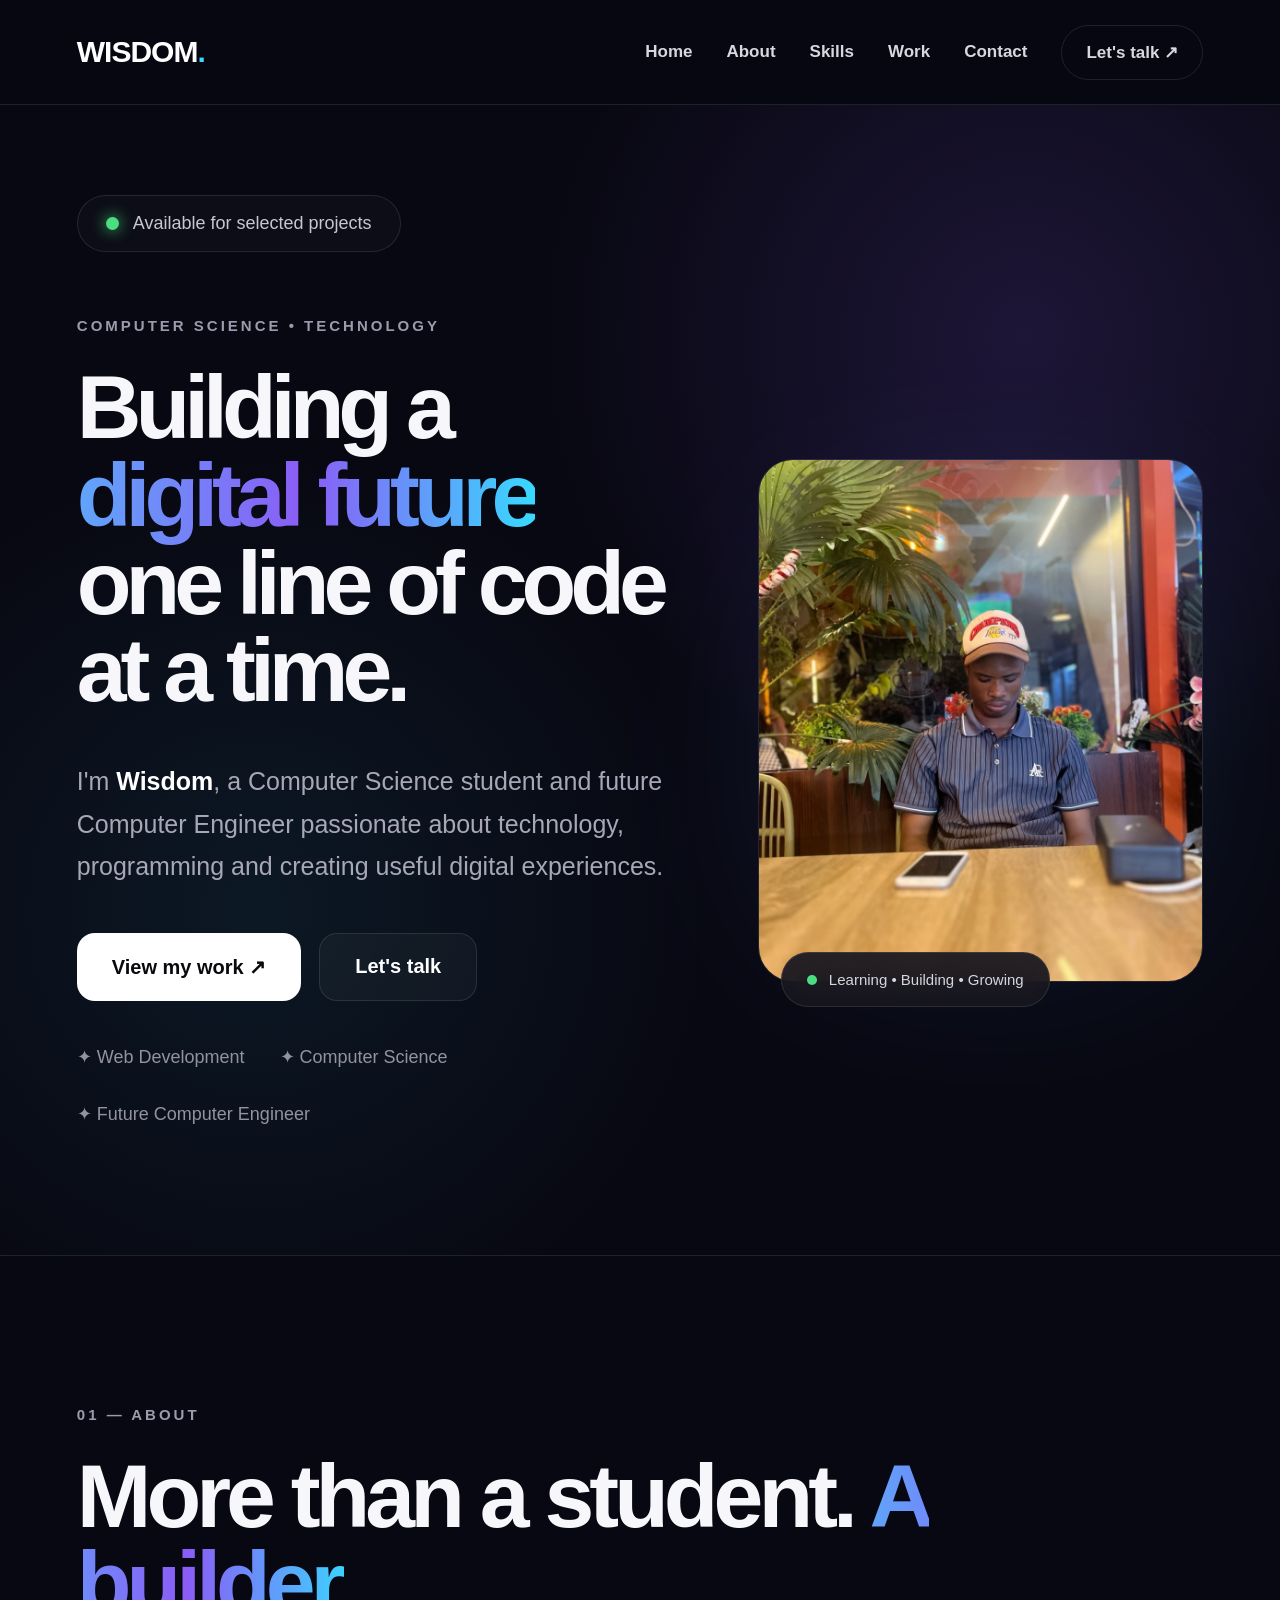
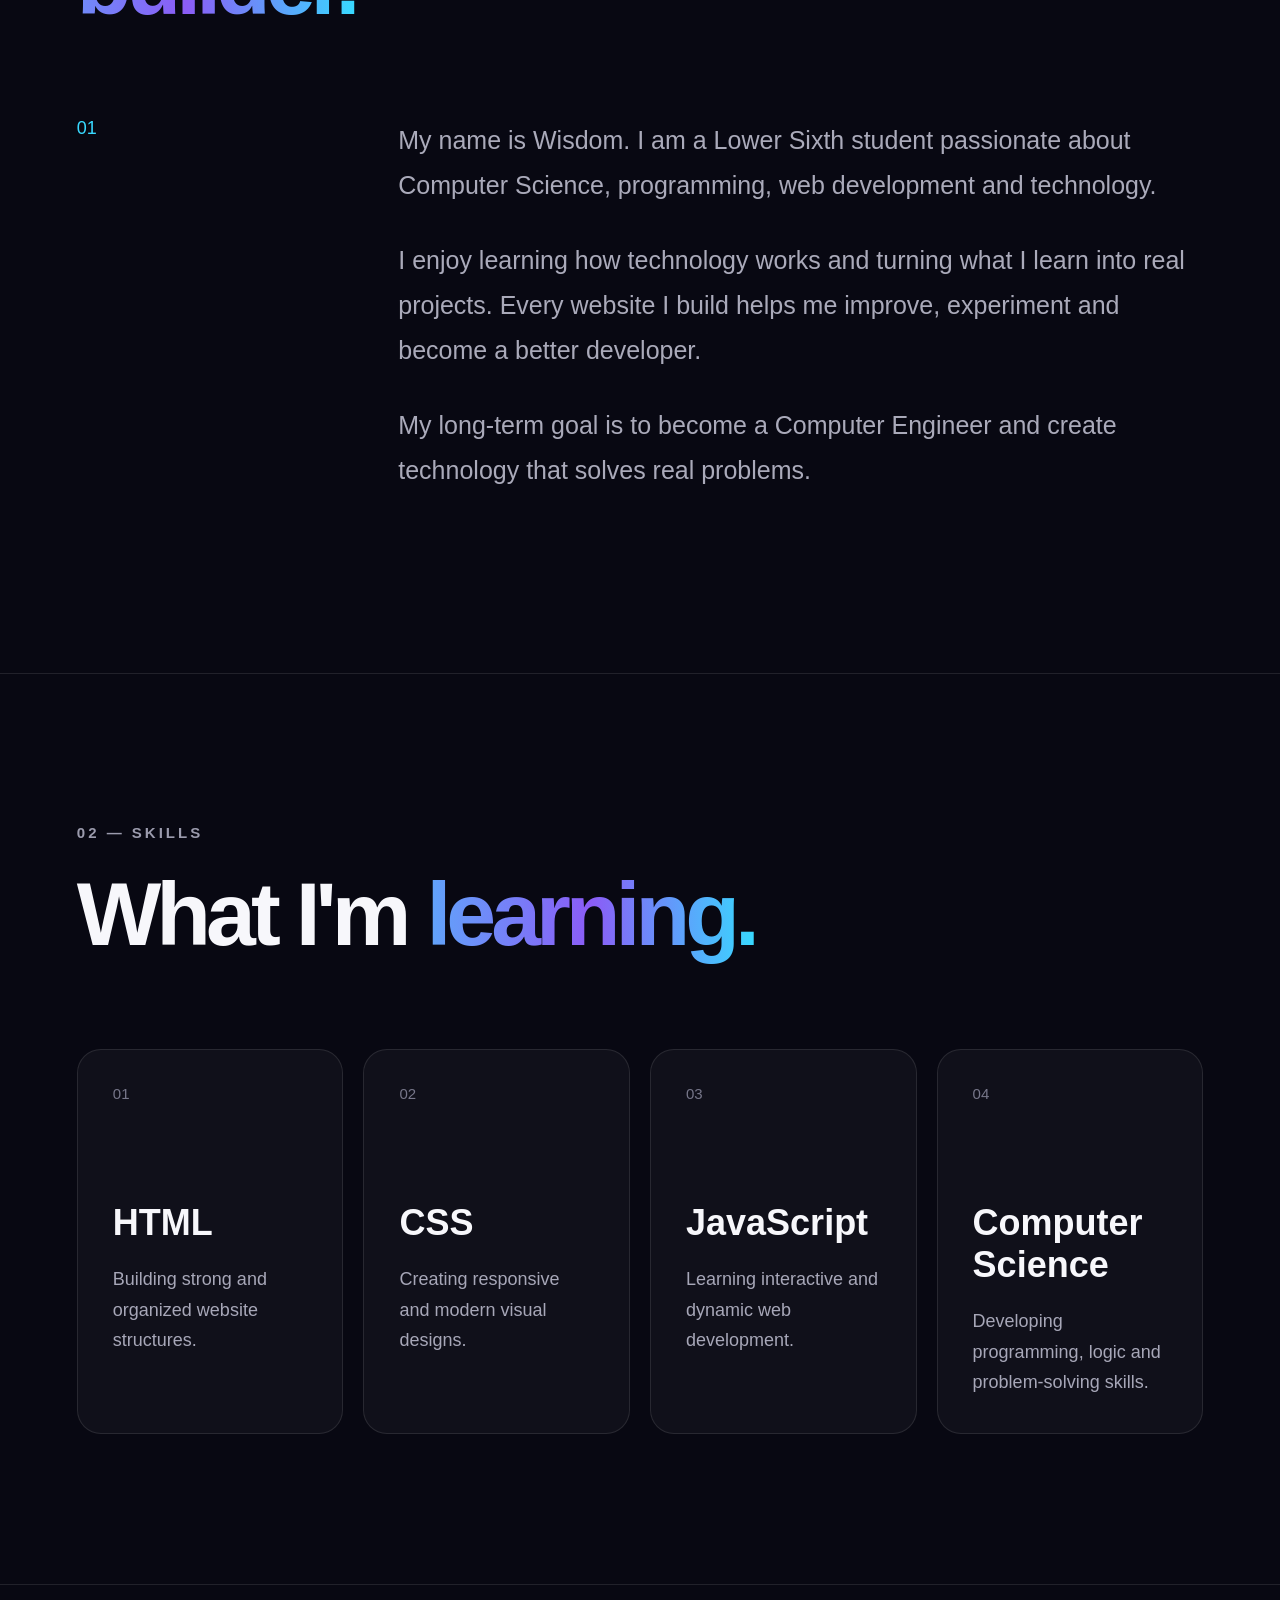
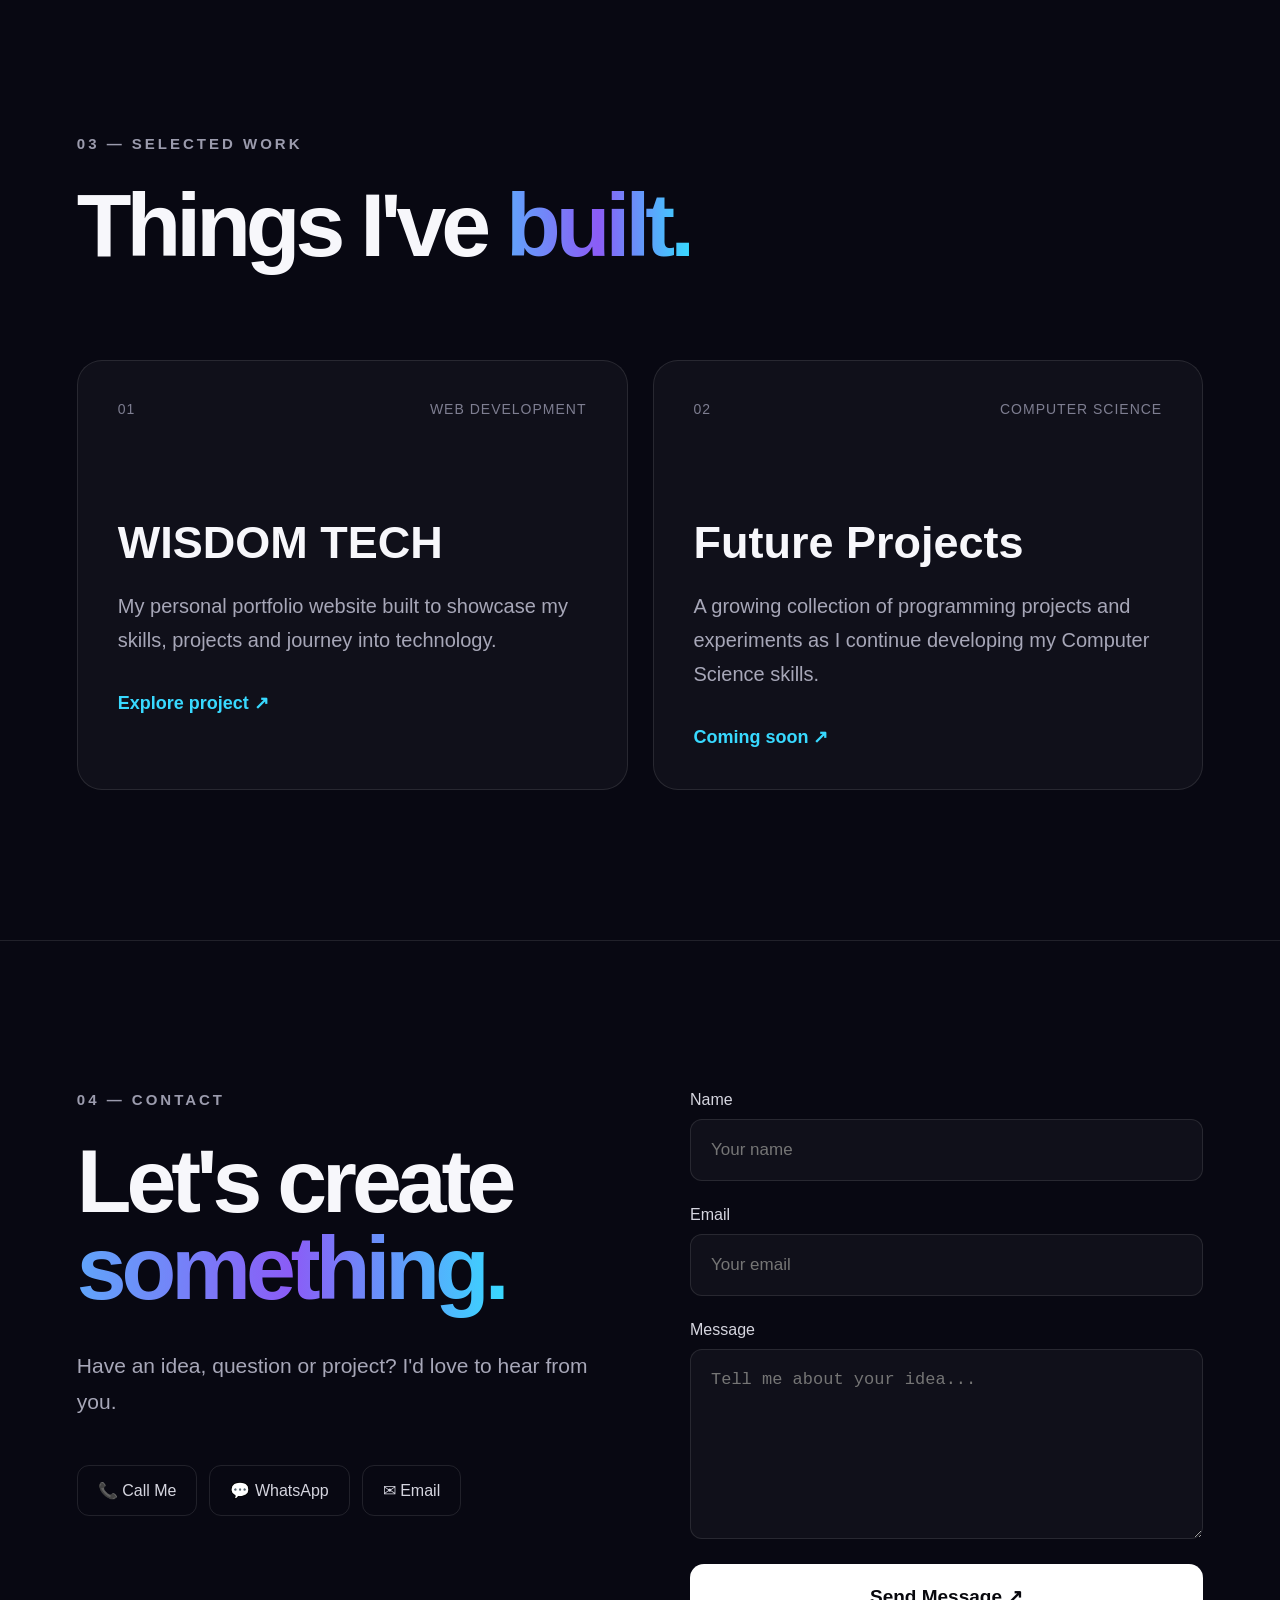
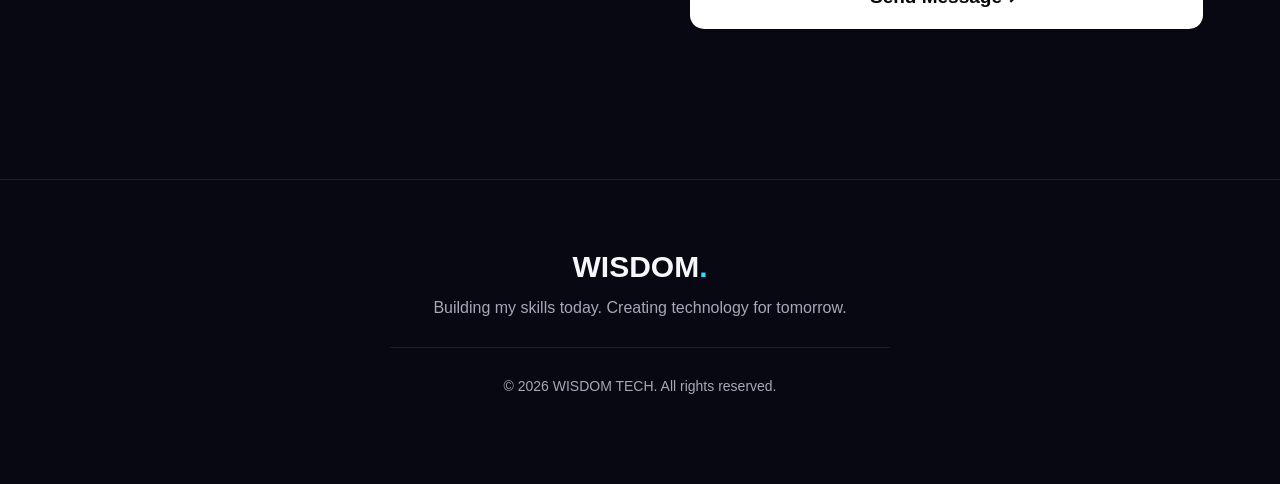
<file: index.html>
<!DOCTYPE html>
<html lang="en">

<head>
    <meta charset="UTF-8">

    <meta name="viewport"
          content="width=device-width, initial-scale=1.0">

    <title>WISDOM TECH — Future Computer Engineer</title>

    <meta name="description"
          content="WISDOM TECH — Computer Science student, web developer and future Computer Engineer.">

    <link rel="stylesheet" href="style.css?v=10">
</head>

<body>

<!-- ================= NAVIGATION ================= -->

<header class="navbar">

    <a href="#home" class="logo">
        WISDOM<span>.</span>
    </a>

    <nav class="nav-links">

        <a href="#home">Home</a>
        <a href="#about">About</a>
        <a href="#skills">Skills</a>
        <a href="#projects">Work</a>
        <a href="#contact">Contact</a>

        <a href="#contact" class="talk-button">
            Let's talk ↗
        </a>

    </nav>

    <button
        class="menu-button"
        onclick="toggleMenu()"
        aria-label="Open navigation menu"
    >
        ☰
    </button>

</header>


<!-- ================= HERO ================= -->

<section id="home" class="hero">

    <div class="hero-inner">

        <div class="available">
            <span></span>
            Available for selected projects
        </div>

        <div class="hero-grid">

            <div class="hero-content">

                <p class="eyebrow">
                    COMPUTER SCIENCE • TECHNOLOGY
                </p>

                <h1>
                    Building a
                    <span>digital future</span>
                    one line of code at a time.
                </h1>

                <p class="hero-description">
                    I'm <strong>Wisdom</strong>, a Computer Science
                    student and future Computer Engineer passionate
                    about technology, programming and creating
                    useful digital experiences.
                </p>

                <div class="hero-buttons">

                    <a href="#projects" class="primary-button">
                        View my work ↗
                    </a>

                    <a href="#contact" class="secondary-button">
                        Let's talk
                    </a>

                </div>

                <div class="hero-details">

                    <div>
                        ✦ Web Development
                    </div>

                    <div>
                        ✦ Computer Science
                    </div>

                    <div>
                        ✦ Future Computer Engineer
                    </div>

                </div>

            </div>


            <!-- PHOTO -->

            <div class="hero-photo">

                <div class="photo-glow"></div>

                <img
                    src="profile.jpg"
                    alt="Wisdom"
                >

                <div class="photo-card">

                    <span class="green-dot"></span>

                    Learning • Building • Growing

                </div>

            </div>

        </div>

    </div>

</section>


<!-- ================= ABOUT ================= -->

<section id="about" class="section">

    <div class="section-top">

        <p class="eyebrow">
            01 — ABOUT
        </p>

        <h2>
            More than a student.
            <span>A builder.</span>
        </h2>

    </div>

    <div class="about-grid">

        <div class="about-number">
            01
        </div>

        <div class="about-text">

            <p>
                My name is Wisdom. I am a Lower Sixth student
                passionate about Computer Science, programming,
                web development and technology.
            </p>

            <p>
                I enjoy learning how technology works and
                turning what I learn into real projects.
                Every website I build helps me improve,
                experiment and become a better developer.
            </p>

            <p>
                My long-term goal is to become a Computer
                Engineer and create technology that solves
                real problems.
            </p>

        </div>

    </div>

</section>


<!-- ================= SKILLS ================= -->

<section id="skills" class="section">

    <div class="section-top">

        <p class="eyebrow">
            02 — SKILLS
        </p>

        <h2>
            What I'm
            <span>learning.</span>
        </h2>

    </div>


    <div class="skills-grid">

        <div class="skill-card">

            <div class="skill-number">
                01
            </div>

            <h3>HTML</h3>

            <p>
                Building strong and organized
                website structures.
            </p>

        </div>


        <div class="skill-card">

            <div class="skill-number">
                02
            </div>

            <h3>CSS</h3>

            <p>
                Creating responsive and modern
                visual designs.
            </p>

        </div>


        <div class="skill-card">

            <div class="skill-number">
                03
            </div>

            <h3>JavaScript</h3>

            <p>
                Learning interactive and dynamic
                web development.
            </p>

        </div>


        <div class="skill-card">

            <div class="skill-number">
                04
            </div>

            <h3>Computer Science</h3>

            <p>
                Developing programming, logic
                and problem-solving skills.
            </p>

        </div>

    </div>

</section>


<!-- ================= PROJECTS ================= -->

<section id="projects" class="section">

    <div class="section-top">

        <p class="eyebrow">
            03 — SELECTED WORK
        </p>

        <h2>
            Things I've
            <span>built.</span>
        </h2>

    </div>


    <div class="projects-grid">

        <article class="project-card">

            <div class="project-header">

                <span>01</span>

                <span>WEB DEVELOPMENT</span>

            </div>

            <h3>
                WISDOM TECH
            </h3>

            <p>
                My personal portfolio website built to
                showcase my skills, projects and journey
                into technology.
            </p>

            <a href="#home">
                Explore project ↗
            </a>

        </article>


        <article class="project-card">

            <div class="project-header">

                <span>02</span>

                <span>COMPUTER SCIENCE</span>

            </div>

            <h3>
                Future Projects
            </h3>

            <p>
                A growing collection of programming
                projects and experiments as I continue
                developing my Computer Science skills.
            </p>

            <a href="#contact">
                Coming soon ↗
            </a>

        </article>

    </div>

</section>


<!-- ================= CONTACT ================= -->

<section id="contact" class="contact-section">

    <div class="contact-content">

        <p class="eyebrow">
            04 — CONTACT
        </p>

        <h2>
            Let's create
            <span>something.</span>
        </h2>

        <p>
            Have an idea, question or project?
            I'd love to hear from you.
        </p>

        <div class="contact-links">

            <a href="tel:+237683975989">
                📞 Call Me
            </a>

            <a
                href="https://wa.me/237683975989"
                target="_blank"
            >
                💬 WhatsApp
            </a>

            <a href="mailto:kelechiwisdom19950@gmail.com">
                ✉ Email
            </a>

        </div>

    </div>


    <form
        action="https://formspree.io/f/meaqbqrv"
        method="POST"
    >

        <label>Name</label>

        <input
            type="text"
            name="name"
            placeholder="Your name"
            required
        >


        <label>Email</label>

        <input
            type="email"
            name="email"
            placeholder="Your email"
            required
        >


        <label>Message</label>

        <textarea
            name="message"
            placeholder="Tell me about your idea..."
            required
        ></textarea>


        <button type="submit">
            Send Message ↗
        </button>

    </form>

</section>


<!-- ================= FOOTER ================= -->

<footer>

    <div class="footer-logo">
        WISDOM<span>.</span>
    </div>

    <p>
        Building my skills today. Creating technology for tomorrow.
    </p>

    <div class="footer-line"></div>

    <p class="copyright">
        © 2026 WISDOM TECH. All rights reserved.
    </p>

</footer>


<script src="script.js?v=10"></script>

</body>
</html>
</file>
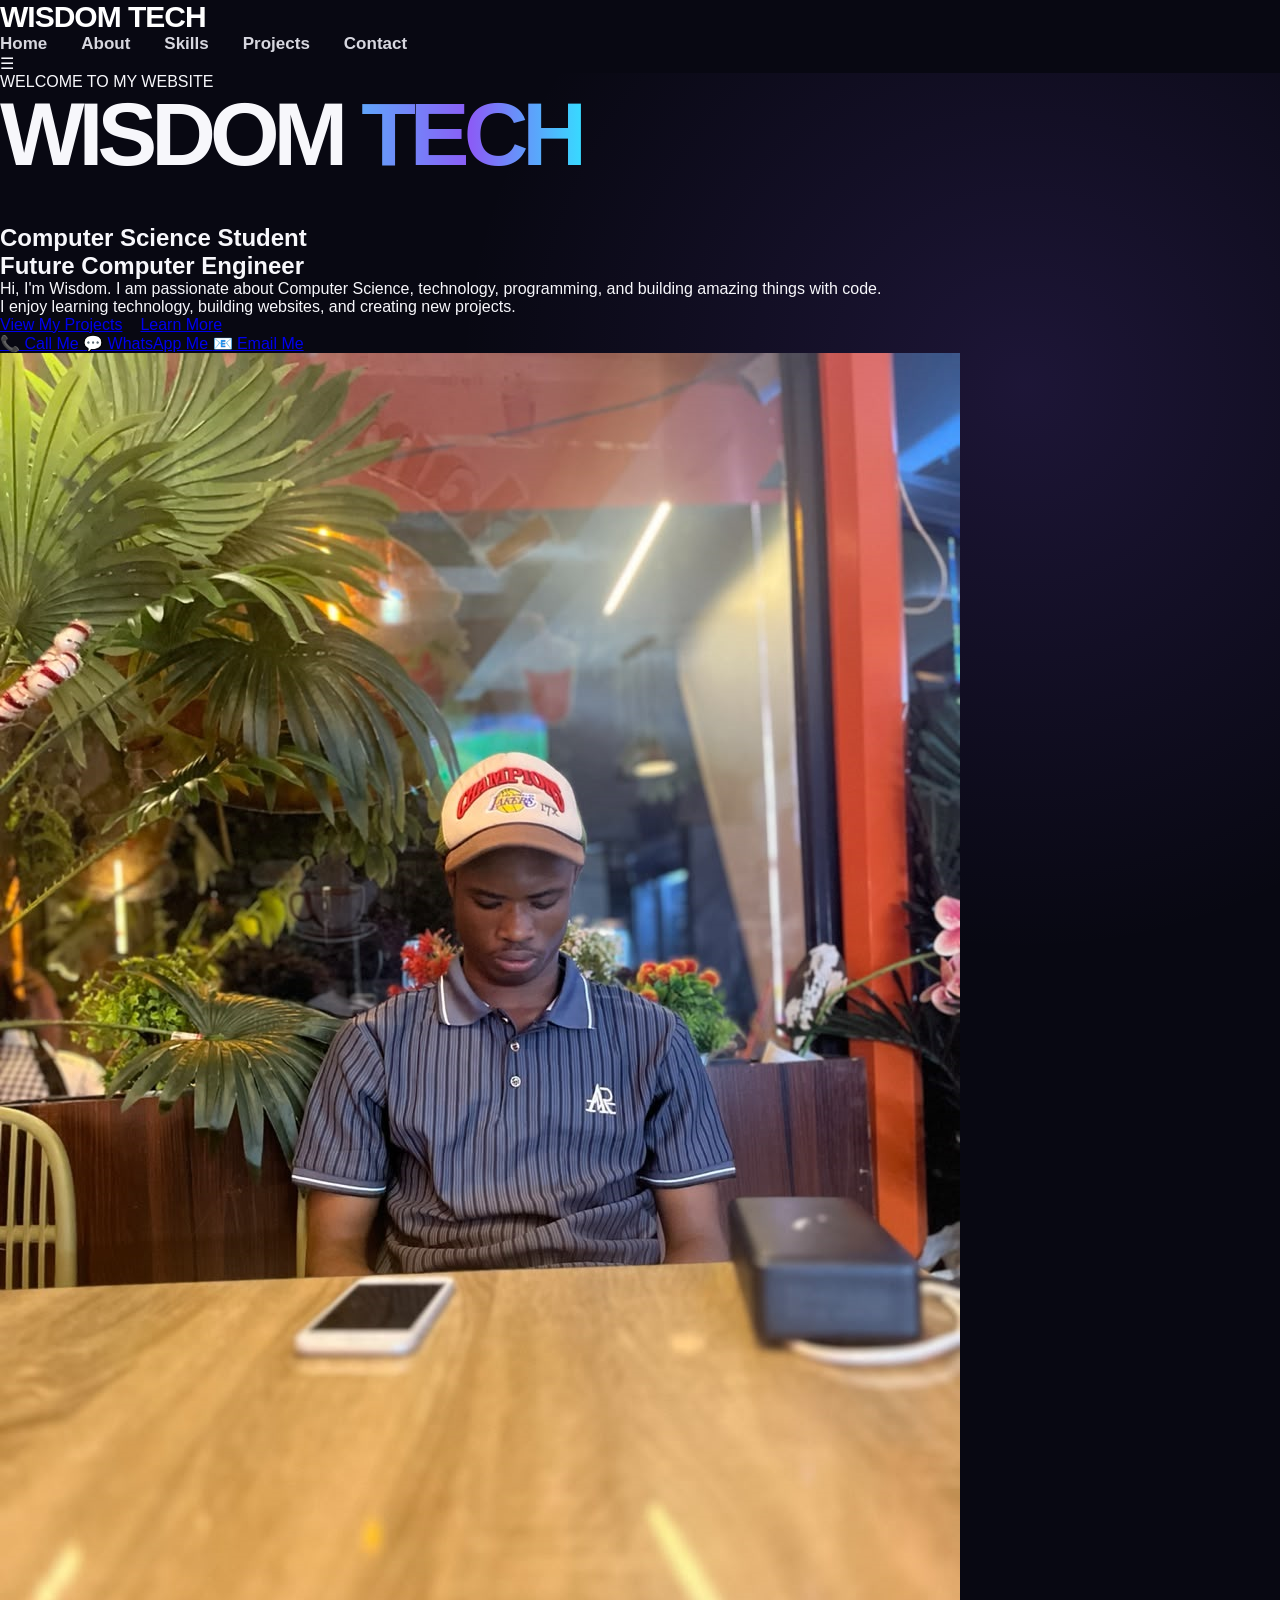
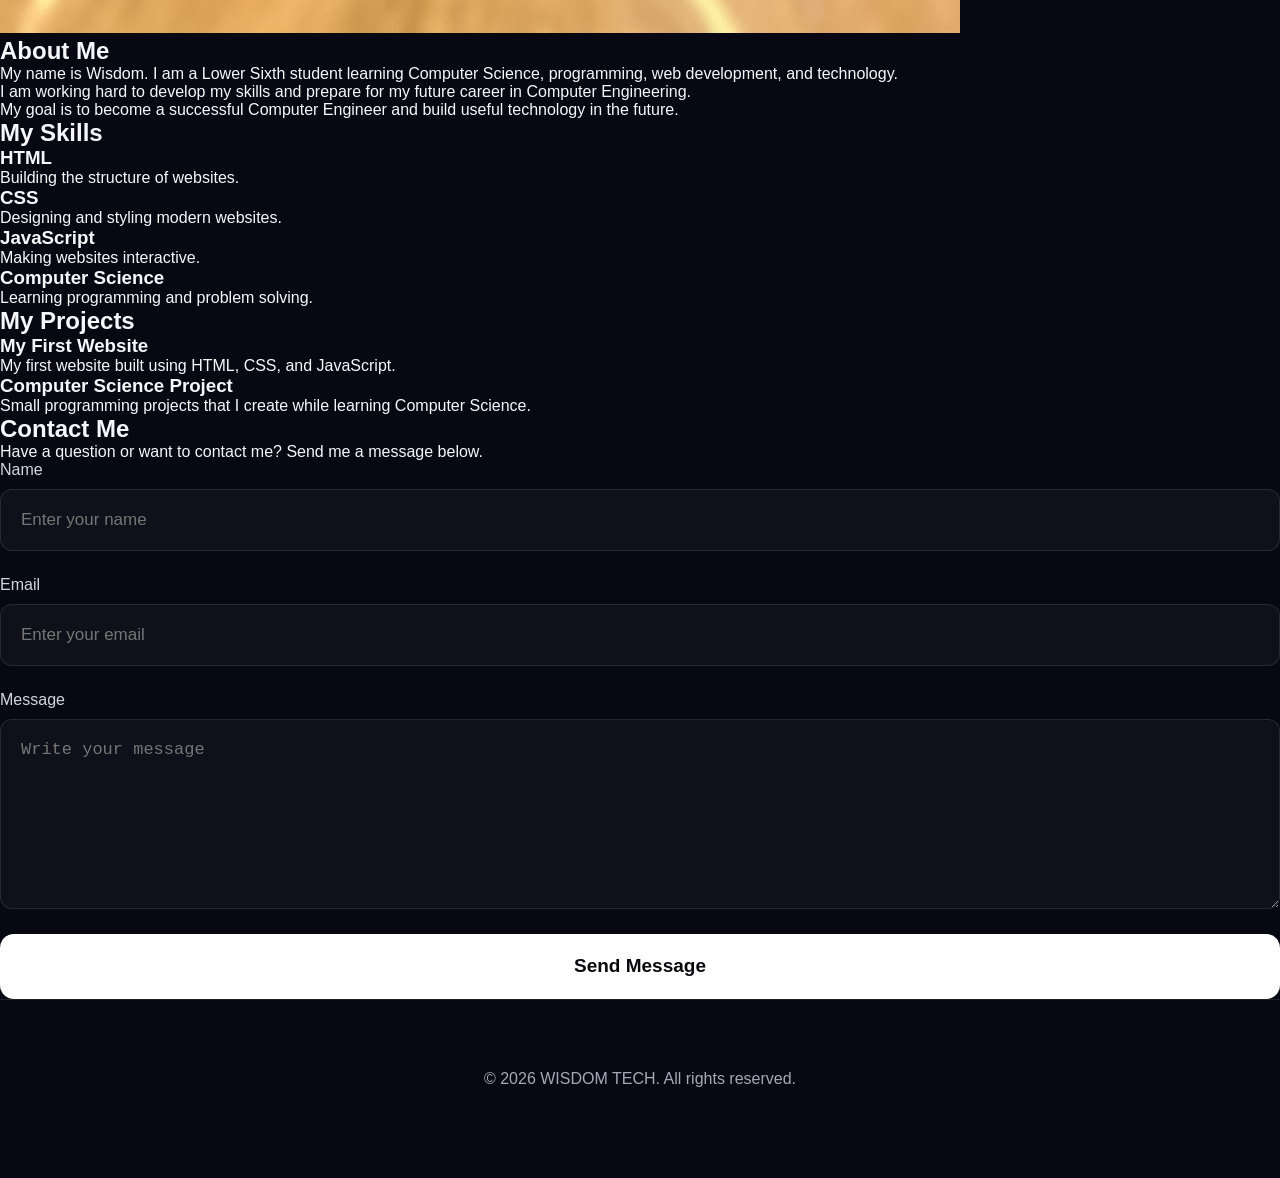
<file: wisdom.html>
<!DOCTYPE html>
<html lang="en">
<head>
    <meta charset="UTF-8">
    <meta name="viewport" content="width=device-width, initial-scale=1.0">

    <title>WISDOM TECH | Future Computer Engineer</title>

    <meta name="description" content="WISDOM TECH is the personal website of a Computer Science student and future Computer Engineer.">

    <meta name="keywords" content="WISDOM TECH, Computer Science, Computer Engineering, Web Development, Programming, HTML, CSS, JavaScript">

    <link rel="stylesheet" href="style.css?v=2">
</head>

<body>

<!-- ================= NAVIGATION ================= -->

<nav>
    <div class="logo">WISDOM TECH</div>

    <div class="nav-links">
        <a href="#home">Home</a>
        <a href="#about">About</a>
        <a href="#skills">Skills</a>
        <a href="#projects">Projects</a>
        <a href="#contact">Contact</a>
    </div>

    <div class="menu">☰</div>
</nav>


<!-- ================= HERO ================= -->

<section id="home" class="hero">

    <div class="hero-content">

        <p class="welcome">WELCOME TO MY WEBSITE</p>

        <h1>
            WISDOM <span>TECH</span>
        </h1>

        <h2>
            Computer Science Student
            <br>
            <span>Future Computer Engineer</span>
        </h2>

        <p class="hero-text">
            Hi, I'm Wisdom. I am passionate about Computer Science,
            technology, programming, and building amazing things with code.
        </p>

        <p class="hero-small">
            I enjoy learning technology, building websites,
            and creating new projects.
        </p>

        <div class="hero-buttons">

            <a href="#projects" class="main-button">
                View My Projects
            </a>

            <a href="#about" class="outline-button">
                Learn More
            </a>

        </div>

        <div class="contact-buttons">

            <a href="tel:+237683975989">
                📞 Call Me
            </a>

            <a href="https://wa.me/237683975989" target="_blank">
                💬 WhatsApp Me
            </a>

            <a href="mailto:kelechiwisdom19950@gmail.com">
                📧 Email Me
            </a>

        </div>

        <img
            src="profile.jpg"
            alt="Wisdom"
            class="profile-picture"
        >

    </div>

</section>


<!-- ================= ABOUT ================= -->

<section id="about">

    <h2>About Me</h2>

    <p class="section-text">
        My name is Wisdom. I am a Lower Sixth student learning
        Computer Science, programming, web development, and technology.
    </p>

    <p class="section-text">
        I am working hard to develop my skills and prepare
        for my future career in Computer Engineering.
    </p>

    <p class="section-text">
        My goal is to become a successful Computer Engineer
        and build useful technology in the future.
    </p>

</section>


<!-- ================= SKILLS ================= -->

<section id="skills">

    <h2>My Skills</h2>

    <div class="skills-container">

        <div class="skill">
            <h3>HTML</h3>
            <p>Building the structure of websites.</p>
        </div>

        <div class="skill">
            <h3>CSS</h3>
            <p>Designing and styling modern websites.</p>
        </div>

        <div class="skill">
            <h3>JavaScript</h3>
            <p>Making websites interactive.</p>
        </div>

        <div class="skill">
            <h3>Computer Science</h3>
            <p>Learning programming and problem solving.</p>
        </div>

    </div>

</section>


<!-- ================= PROJECTS ================= -->

<section id="projects">

    <h2>My Projects</h2>

    <div class="projects-container">

        <div class="project">
            <h3>My First Website</h3>

            <p>
                My first website built using HTML,
                CSS, and JavaScript.
            </p>
        </div>

        <div class="project">
            <h3>Computer Science Project</h3>

            <p>
                Small programming projects that I create
                while learning Computer Science.
            </p>
        </div>

    </div>

</section>


<!-- ================= CONTACT ================= -->

<section id="contact">

    <h2>Contact Me</h2>

    <p class="section-text">
        Have a question or want to contact me?
        Send me a message below.
    </p>

    <form
        action="https://formspree.io/f/meaqbqrv"
        method="POST"
    >

        <label>Name</label>

        <input
            type="text"
            name="name"
            placeholder="Enter your name"
            required
        >

        <label>Email</label>

        <input
            type="email"
            name="email"
            placeholder="Enter your email"
            required
        >

        <label>Message</label>

        <textarea
            name="message"
            placeholder="Write your message"
            required
        ></textarea>

        <button type="submit">
            Send Message
        </button>

    </form>

</section>


<!-- ================= FOOTER ================= -->

<footer>

    <p>
        © 2026 WISDOM TECH. All rights reserved.
    </p>

</footer>


<script src="script.js"></script>

</body>
</html>
</file>
<file: style.css>
/* =====================================================
   WISDOM TECH — PREMIUM PORTFOLIO
   ===================================================== */

* {
    margin: 0;
    padding: 0;
    box-sizing: border-box;
}

html {
    scroll-behavior: smooth;
}

body {
    background: #080812;
    color: #f7f7fb;
    font-family: Arial, Helvetica, sans-serif;
    overflow-x: hidden;
}

:root {
    --bg: #080812;
    --bg2: #101024;
    --card: rgba(255,255,255,0.035);
    --text: #f7f7fb;
    --muted: #a7a7b8;
    --border: rgba(255,255,255,0.10);

    --purple: #8b5cf6;
    --blue: #60a5fa;
    --cyan: #38d9ff;
}


/* =====================================================
   NAVIGATION
   ===================================================== */

.navbar {
    height: 105px;

    padding: 0 6%;

    display: flex;
    align-items: center;
    justify-content: space-between;

    background: rgba(8,8,18,0.92);

    border-bottom: 1px solid var(--border);

    position: sticky;
    top: 0;

    z-index: 999;

    backdrop-filter: blur(20px);
}

.logo {
    color: white;

    text-decoration: none;

    font-size: 30px;

    font-weight: 900;

    letter-spacing: -1px;
}

.logo span,
.footer-logo span {
    color: var(--cyan);
}

.nav-links {
    display: flex;

    align-items: center;

    gap: 34px;
}

.nav-links a {
    color: #d7d7df;

    text-decoration: none;

    font-size: 17px;

    font-weight: 600;

    transition: 0.3s;
}

.nav-links a:hover {
    color: var(--cyan);
}

.talk-button {
    padding: 16px 24px;

    border: 1px solid var(--border);

    border-radius: 50px;
}

.menu-button {
    display: none;

    background: transparent;

    color: white;

    border: none;

    font-size: 38px;

    cursor: pointer;
}


/* =====================================================
   HERO
   ===================================================== */

.hero {
    min-height: calc(100vh - 105px);

    background:
        radial-gradient(
            circle at 80% 20%,
            rgba(139,92,246,0.16),
            transparent 35%
        ),
        radial-gradient(
            circle at 20% 70%,
            rgba(56,217,255,0.08),
            transparent 35%
        ),
        var(--bg);
}

.hero-inner {
    max-width: 1500px;

    margin: auto;

    padding: 90px 6% 130px;
}

.available {
    display: inline-flex;

    align-items: center;

    gap: 14px;

    padding: 17px 28px;

    border: 1px solid var(--border);

    border-radius: 50px;

    color: #c7c7d3;

    font-size: 18px;

    background: rgba(255,255,255,0.025);
}

.available span {
    width: 13px;

    height: 13px;

    background: #4ade80;

    border-radius: 50%;

    box-shadow: 0 0 15px #4ade80;
}

.hero-grid {
    display: grid;

    grid-template-columns: 1.15fr 0.85fr;

    align-items: center;

    gap: 80px;

    margin-top: 65px;
}

.hero-content {
    max-width: 900px;
}

.eyebrow {
    color: #9b9bad;

    font-size: 15px;

    font-weight: 800;

    letter-spacing: 3px;

    margin-bottom: 30px;
}

.hero h1 {
    font-size: clamp(65px, 7vw, 115px);

    line-height: 0.98;

    letter-spacing: -6px;

    font-weight: 900;

    margin-bottom: 45px;
}

.hero h1 span {
    background: linear-gradient(
        90deg,
        var(--blue),
        var(--purple),
        var(--cyan)
    );

    -webkit-background-clip: text;

    background-clip: text;

    color: transparent;
}

.hero-description {
    max-width: 850px;

    color: var(--muted);

    font-size: 25px;

    line-height: 1.7;

    margin-bottom: 45px;
}

.hero-description strong {
    color: white;
}


/* =====================================================
   BUTTONS
   ===================================================== */

.hero-buttons {
    display: flex;

    gap: 18px;

    flex-wrap: wrap;
}

.primary-button,
.secondary-button {
    display: inline-flex;

    align-items: center;

    justify-content: center;

    min-height: 68px;

    padding: 0 35px;

    border-radius: 18px;

    text-decoration: none;

    font-size: 20px;

    font-weight: 800;

    transition: 0.3s;
}

.primary-button {
    background: white;

    color: #09090e;
}

.secondary-button {
    color: white;

    border: 1px solid var(--border);

    background: rgba(255,255,255,0.035);
}

.primary-button:hover,
.secondary-button:hover {
    transform: translateY(-5px);
}


/* =====================================================
   HERO DETAILS
   ===================================================== */

.hero-details {
    display: flex;

    flex-wrap: wrap;

    gap: 35px;

    margin-top: 45px;

    color: #9292a3;

    font-size: 18px;
}


/* =====================================================
   HERO PHOTO
   ===================================================== */

.hero-photo {
    position: relative;

    display: flex;

    justify-content: center;

    align-items: center;
}

.hero-photo img {
    width: 100%;

    max-width: 500px;

    aspect-ratio: 0.85;

    object-fit: cover;

    border-radius: 35px;

    border: 1px solid var(--border);

    position: relative;

    z-index: 2;
}

.photo-glow {
    position: absolute;

    width: 70%;

    height: 70%;

    background: linear-gradient(
        135deg,
        var(--purple),
        var(--cyan)
    );

    filter: blur(100px);

    opacity: 0.22;
}

.photo-card {
    position: absolute;

    bottom: -25px;

    left: 5%;

    z-index: 5;

    padding: 18px 25px;

    border-radius: 50px;

    background: rgba(20,20,30,0.9);

    border: 1px solid var(--border);

    font-size: 15px;

    color: #d5d5df;

    backdrop-filter: blur(20px);
}

.green-dot {
    display: inline-block;

    width: 10px;

    height: 10px;

    background: #4ade80;

    border-radius: 50%;

    margin-right: 8px;
}


/* =====================================================
   SECTIONS
   ===================================================== */

.section {
    max-width: 1500px;

    margin: auto;

    padding: 150px 6%;

    border-top: 1px solid var(--border);
}

.section-top h2,
.contact-content h2 {
    font-size: clamp(60px, 7vw, 100px);

    line-height: 0.98;

    letter-spacing: -5px;
}

.section-top h2 span,
.contact-content h2 span {
    background: linear-gradient(
        90deg,
        var(--blue),
        var(--purple),
        var(--cyan)
    );

    -webkit-background-clip: text;

    background-clip: text;

    color: transparent;
}


/* =====================================================
   ABOUT
   ===================================================== */

.about-grid {
    display: grid;

    grid-template-columns: 0.3fr 1fr;

    gap: 80px;

    margin-top: 90px;
}

.about-number {
    font-size: 18px;

    color: var(--cyan);
}

.about-text {
    max-width: 900px;
}

.about-text p {
    color: #aaaaba;

    font-size: 25px;

    line-height: 1.8;

    margin-bottom: 30px;
}


/* =====================================================
   SKILLS
   ===================================================== */

.skills-grid {
    display: grid;

    grid-template-columns: repeat(4, 1fr);

    gap: 20px;

    margin-top: 90px;
}

.skill-card {
    min-height: 350px;

    padding: 35px;

    background: var(--card);

    border: 1px solid var(--border);

    border-radius: 24px;

    transition: 0.35s;
}

.skill-card:hover {
    transform: translateY(-10px);

    border-color: rgba(96,165,250,0.6);
}

.skill-number {
    color: #77778a;

    font-size: 15px;
}

.skill-card h3 {
    font-size: 36px;

    margin-top: 100px;

    margin-bottom: 20px;
}

.skill-card p {
    color: var(--muted);

    font-size: 18px;

    line-height: 1.7;
}


/* =====================================================
   PROJECTS
   ===================================================== */

.projects-grid {
    display: grid;

    grid-template-columns: repeat(2, 1fr);

    gap: 25px;

    margin-top: 90px;
}

.project-card {
    min-height: 430px;

    padding: 40px;

    background: var(--card);

    border: 1px solid var(--border);

    border-radius: 25px;

    transition: 0.35s;
}

.project-card:hover {
    transform: translateY(-10px);

    border-color: rgba(139,92,246,0.6);
}

.project-header {
    display: flex;

    justify-content: space-between;

    color: #7e7e91;

    font-size: 14px;

    letter-spacing: 1px;
}

.project-card h3 {
    font-size: 45px;

    margin-top: 100px;

    margin-bottom: 20px;
}

.project-card p {
    max-width: 650px;

    color: var(--muted);

    font-size: 20px;

    line-height: 1.7;
}

.project-card a {
    display: inline-block;

    margin-top: 35px;

    color: var(--cyan);

    text-decoration: none;

    font-size: 18px;

    font-weight: bold;
}


/* =====================================================
   CONTACT
   ===================================================== */

.contact-section {
    max-width: 1500px;

    margin: auto;

    padding: 150px 6%;

    border-top: 1px solid var(--border);

    display: grid;

    grid-template-columns: 1fr 1fr;

    gap: 100px;
}

.contact-content > p:last-of-type {
    color: var(--muted);

    font-size: 21px;

    line-height: 1.7;

    max-width: 600px;

    margin-top: 35px;
}

.contact-links {
    display: flex;

    flex-wrap: wrap;

    gap: 12px;

    margin-top: 45px;
}

.contact-links a {
    padding: 15px 20px;

    color: #d5d5df;

    text-decoration: none;

    border: 1px solid var(--border);

    border-radius: 12px;

    font-size: 16px;
}


/* =====================================================
   FORM
   ===================================================== */

form {
    display: flex;

    flex-direction: column;
}

form label {
    color: #d5d5df;

    font-size: 16px;

    margin-bottom: 10px;
}

form input,
form textarea {
    width: 100%;

    padding: 20px;

    margin-bottom: 25px;

    background: rgba(255,255,255,0.035);

    border: 1px solid var(--border);

    border-radius: 12px;

    color: white;

    font-size: 17px;

    outline: none;
}

form input:focus,
form textarea:focus {
    border-color: var(--purple);
}

form textarea {
    min-height: 190px;

    resize: vertical;
}

form button {
    min-height: 65px;

    background: white;

    color: #08080d;

    border: none;

    border-radius: 14px;

    font-size: 19px;

    font-weight: 800;

    cursor: pointer;
}


/* =====================================================
   FOOTER
   ===================================================== */

footer {
    padding: 70px 6%;

    text-align: center;

    border-top: 1px solid var(--border);
}

.footer-logo {
    font-size: 30px;

    font-weight: 900;

    margin-bottom: 15px;
}

footer p {
    color: var(--muted);

    font-size: 16px;

    margin-bottom: 20px;
}

.footer-line {
    width: 100%;

    max-width: 500px;

    height: 1px;

    background: var(--border);

    margin: 30px auto;
}

.copyright {
    font-size: 14px;
}


/* =====================================================
   MOBILE — KEEP EVERYTHING BIG
   ===================================================== */

@media (max-width: 800px) {

    /* NAV */

    .navbar {
        height: 95px;

        padding: 0 25px;
    }

    .logo {
        font-size: 27px;
    }

    .menu-button {
        display: block;
    }

    .nav-links {
        display: none;

        position: absolute;

        top: 95px;

        left: 0;

        width: 100%;

        padding: 25px;

        background: #090912;

        border-bottom: 1px solid var(--border);

        flex-direction: column;

        gap: 0;

        align-items: stretch;
    }

    .nav-links.active {
        display: flex;
    }

    .nav-links a {
        padding: 20px 10px;

        font-size: 20px;

        border-bottom: 1px solid var(--border);
    }

    .talk-button {
        text-align: center;

        margin-top: 15px;
    }


    /* HERO */

    .hero {
        min-height: auto;
    }

    .hero-inner {
        padding: 70px 25px 110px;
    }

    .available {
        font-size: 17px;

        padding: 17px 20px;
    }

    .hero-grid {
        display: flex;

        flex-direction: column;

        margin-top: 60px;

        gap: 90px;
    }

    .hero-content {
        width: 100%;

        text-align: left;
    }

    .eyebrow {
        font-size: 13px;

        letter-spacing: 2px;

        line-height: 1.5;
    }

    .hero h1 {
        font-size: clamp(58px, 15vw, 82px);

        line-height: 0.98;

        letter-spacing: -4px;

        margin-bottom: 40px;
    }

    .hero-description {
        font-size: 21px;

        line-height: 1.75;
    }


    /* BIG BUTTONS */

    .hero-buttons {
        flex-direction: column;

        width: 100%;
    }

    .primary-button,
    .secondary-button {
        width: 100%;

        min-height: 70px;

        font-size: 20px;
    }


    /* DETAILS */

    .hero-details {
        display: grid;

        grid-template-columns: 1fr;

        gap: 20px;

        font-size: 18px;

        line-height: 1.5;
    }


    /* PHOTO */

    .hero-photo {
        width: 100%;
    }

    .hero-photo img {
        width: 100%;

        max-width: 100%;

        aspect-ratio: 0.82;

        border-radius: 25px;
    }

    .photo-card {
        left: 5%;

        right: 5%;

        text-align: center;

        font-size: 14px;
    }


    /* SECTIONS */

    .section {
        padding: 110px 25px;
    }

    .section-top h2,
    .contact-content h2 {
        font-size: 55px;

        line-height: 1;

        letter-spacing: -3px;
    }


    /* ABOUT */

    .about-grid {
        display: block;

        margin-top: 60px;
    }

    .about-number {
        margin-bottom: 35px;
    }

    .about-text p {
        font-size: 20px;

        line-height: 1.8;
    }


    /* SKILLS */

    .skills-grid {
        grid-template-columns: 1fr;

        margin-top: 60px;
    }

    .skill-card {
        min-height: 300px;
    }

    .skill-card h3 {
        font-size: 35px;

        margin-top: 80px;
    }


    /* PROJECTS */

    .projects-grid {
        grid-template-columns: 1fr;

        margin-top: 60px;
    }

    .project-card {
        min-height: 390px;

        padding: 30px;
    }

    .project-card h3 {
        font-size: 35px;

        margin-top: 80px;
    }

    .project-card p {
        font-size: 18px;
    }


    /* CONTACT */

    .contact-section {
        display: block;

        padding: 110px 25px;
    }

    .contact-content > p:last-of-type {
        font-size: 20px;
    }

    form {
        margin-top: 65px;
    }

    form input,
    form textarea {
        font-size: 17px;

        padding: 20px;
    }

}
</file>
